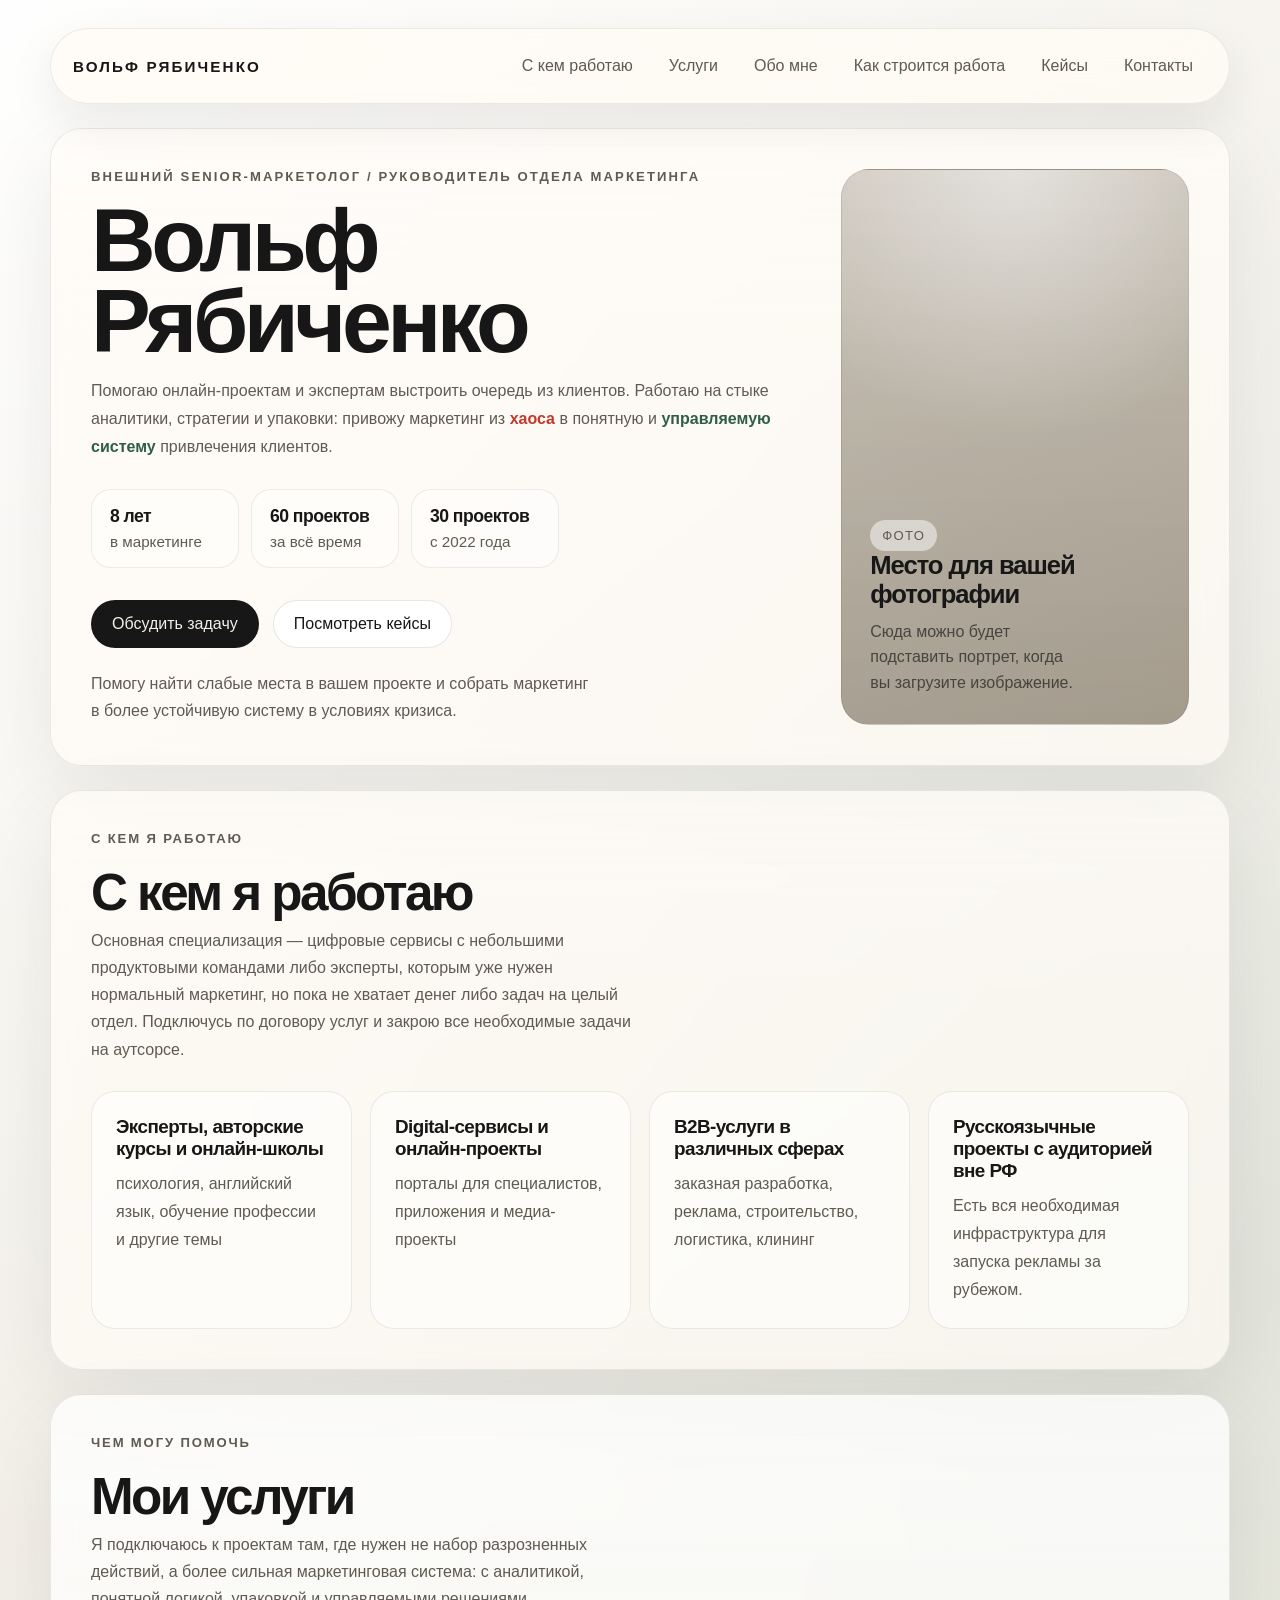
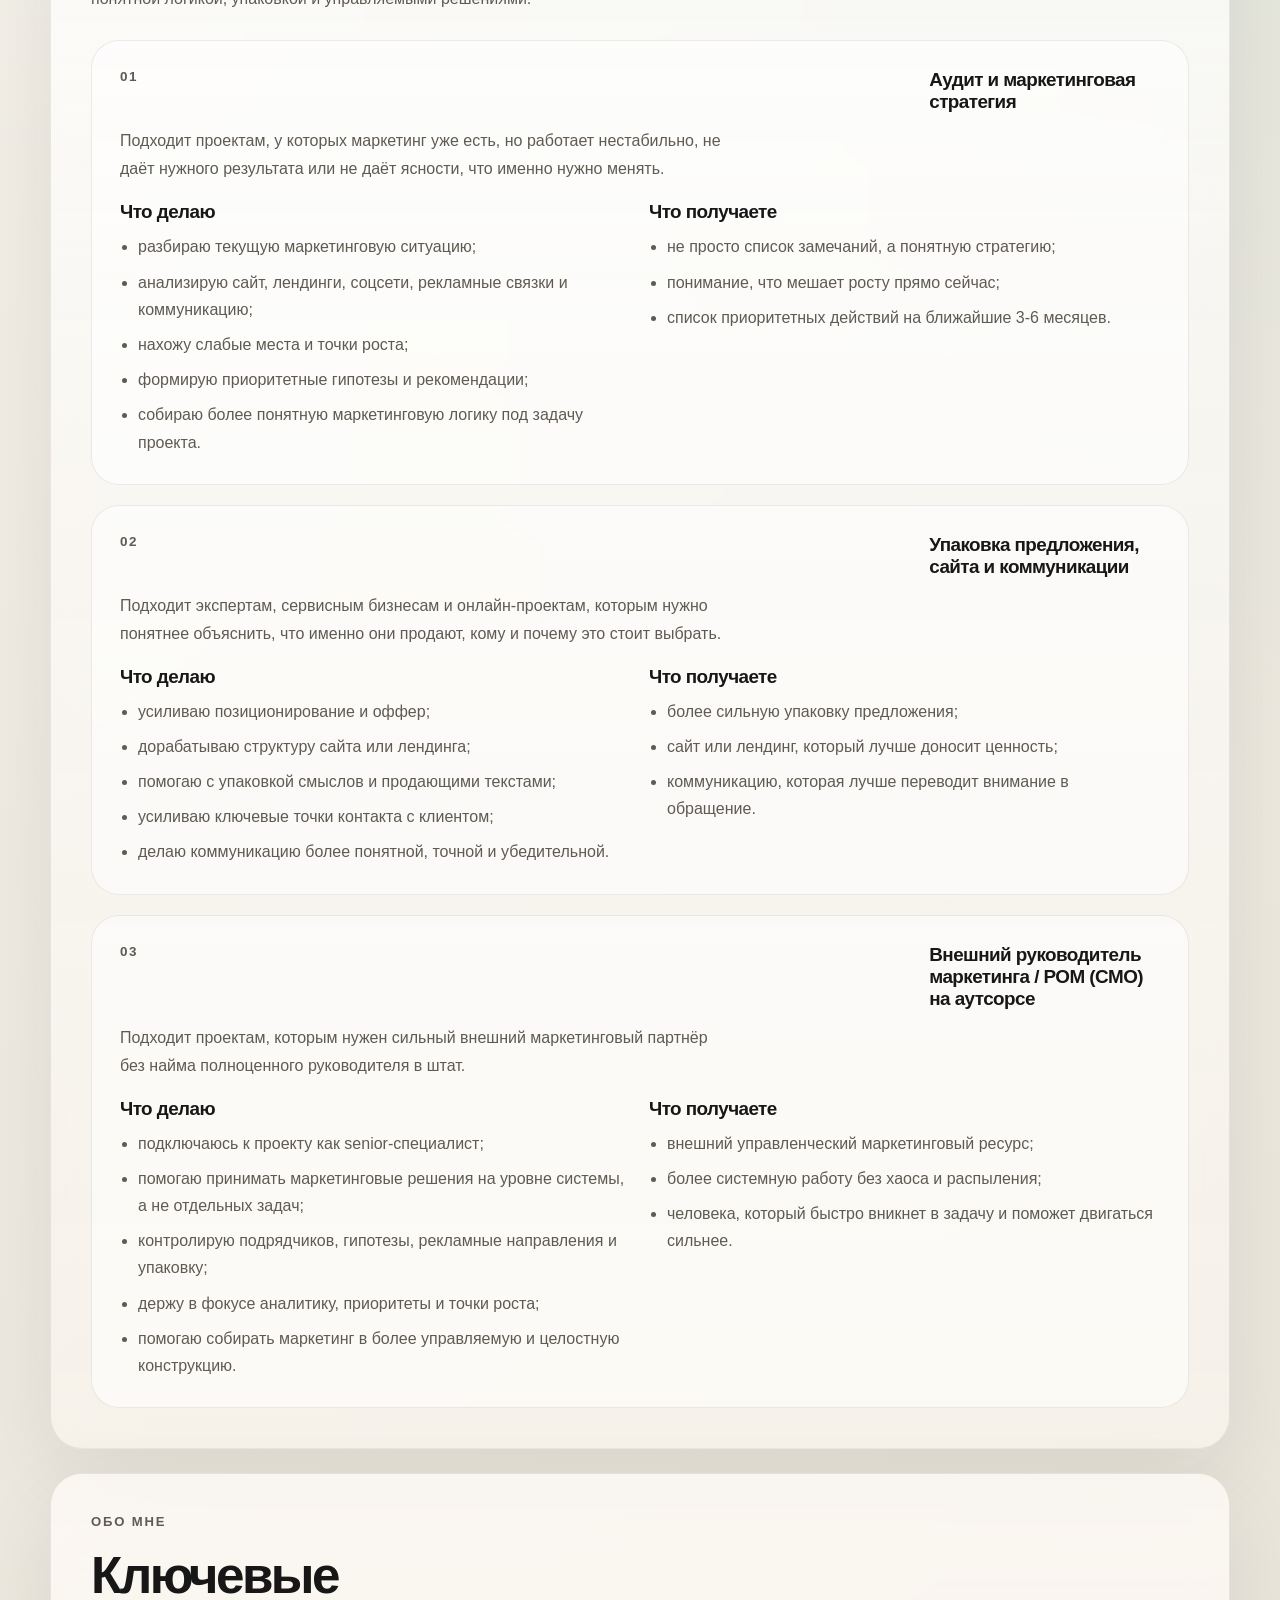
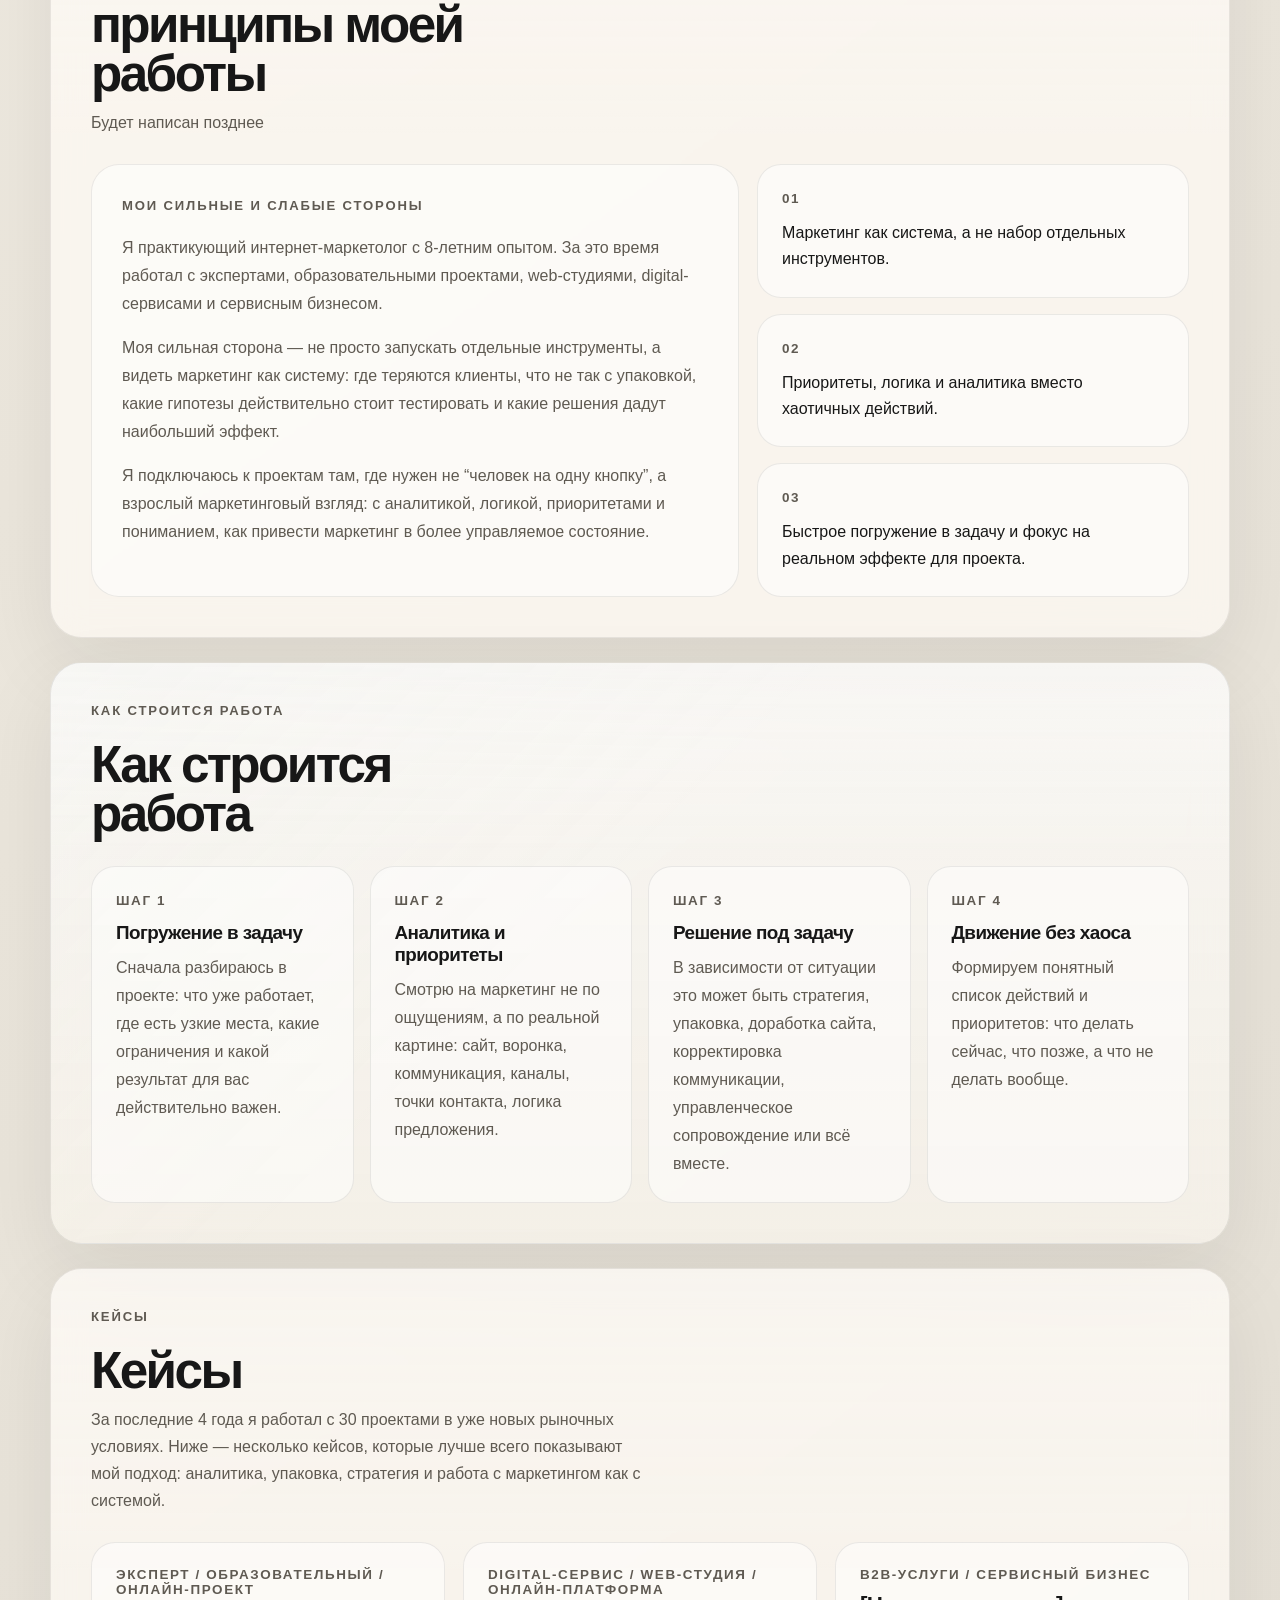
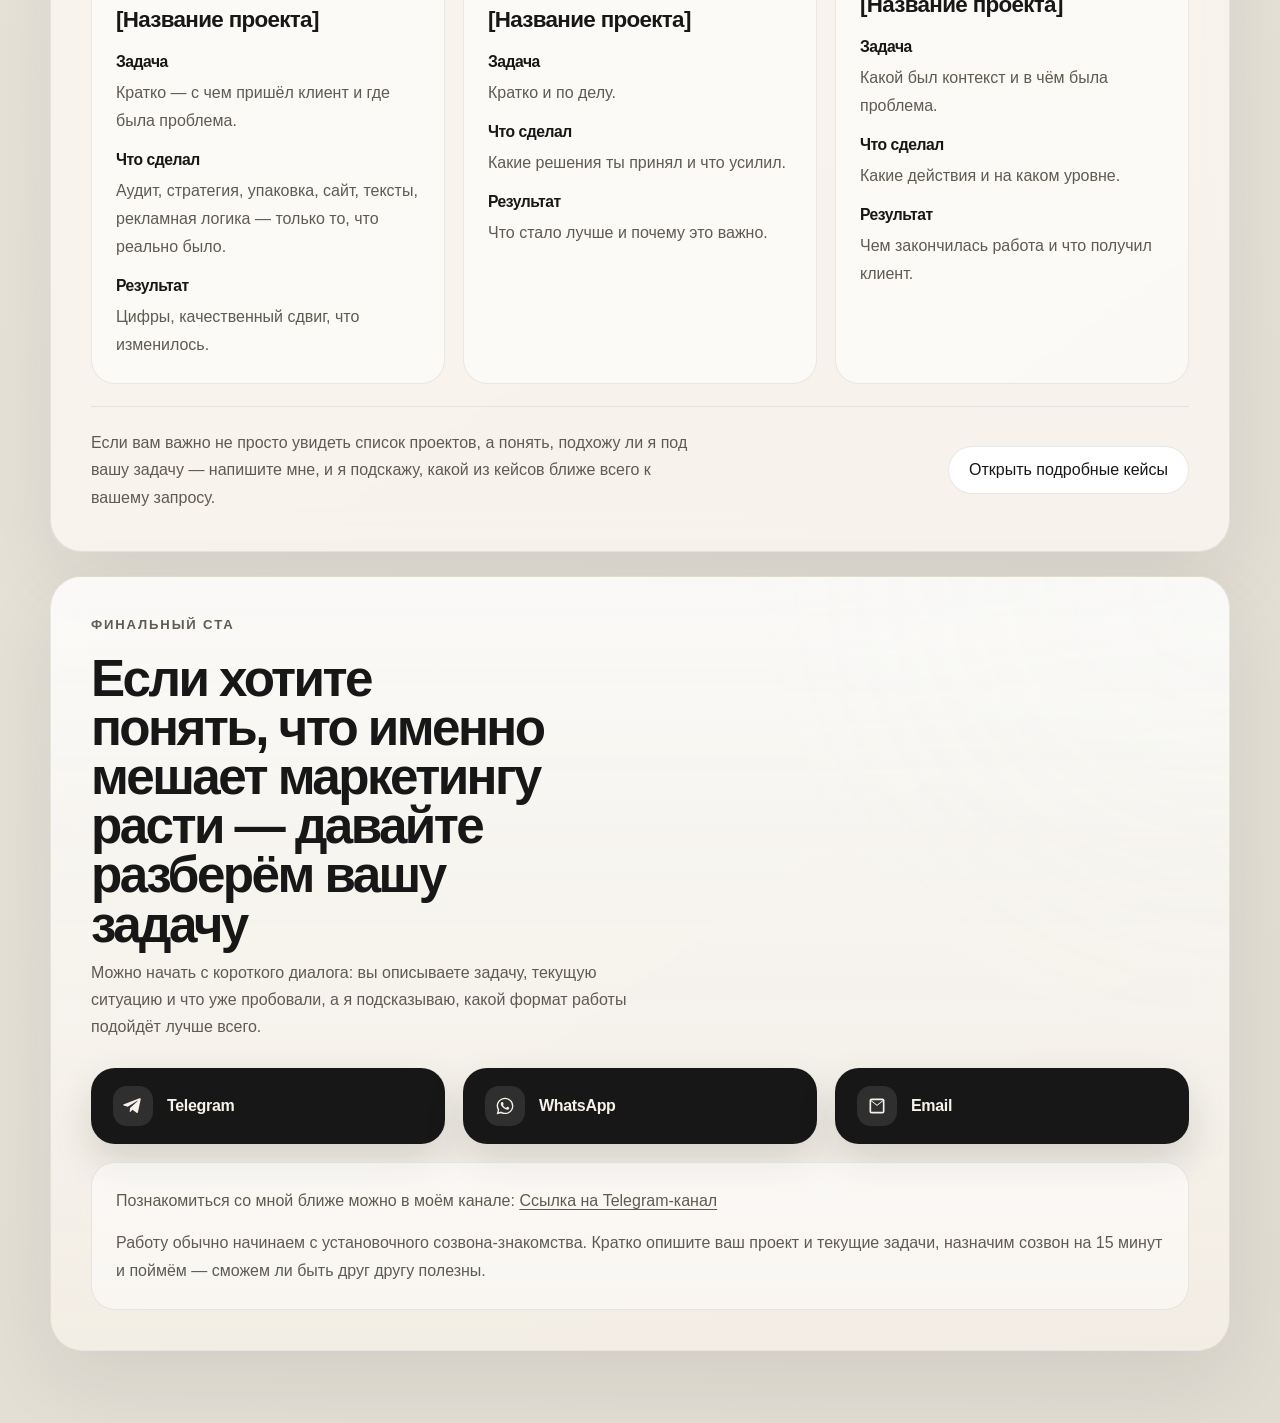
<file: index.html>
<!DOCTYPE html>
<html lang="ru">
<head>
  <meta charset="UTF-8">
  <meta name="viewport" content="width=device-width, initial-scale=1.0">
  <title>Вольф Рябиченко | Senior-маркетолог</title>
  <link rel="stylesheet" href="styles.css">
</head>
<body class="home-page">
  <div class="page-shell landing-shell">
    <header class="landing-header">
      <a class="landing-brand" href="#top" aria-label="На главную">Вольф Рябиченко</a>
      <nav class="landing-nav" aria-label="Навигация по разделам">
        <a href="#clients">С кем работаю</a>
        <a href="#services">Услуги</a>
        <a href="#about">Обо мне</a>
        <a href="#process">Как строится работа</a>
        <a href="#cases">Кейсы</a>
        <a href="#contacts">Контакты</a>
      </nav>
    </header>

    <main id="top">
      <section class="landing-hero" aria-labelledby="hero-title">
        <div class="hero-copy-block">
          <p class="landing-kicker">Внешний senior-маркетолог / руководитель отдела маркетинга</p>
          <h1 id="hero-title">Вольф Рябиченко</h1>
          <p class="hero-description">
          Помогаю онлайн-проектам и экспертам выстроить очередь из клиентов. Работаю на стыке аналитики, стратегии и упаковки: привожу маркетинг из <span class="text-accent-chaos">хаоса</span> в понятную и <span class="text-accent-system">управляемую систему</span> привлечения клиентов.
          </p>

          <div class="hero-meta">
            <div class="meta-chip">
              <span class="meta-chip-value">8 лет</span>
              <span class="meta-chip-label">в маркетинге</span>
            </div>
            <div class="meta-chip">
              <span class="meta-chip-value">60 проектов</span>
              <span class="meta-chip-label">за всё время</span>
            </div>
            <div class="meta-chip">
              <span class="meta-chip-value">30 проектов</span>
              <span class="meta-chip-label">с 2022 года</span>
            </div>
          </div>

          <div class="hero-actions">
            <a class="button button-primary" href="#contacts">Обсудить задачу</a>
            <a class="button" href="#cases">Посмотреть кейсы</a>
          </div>

          <p class="hero-note">
            Помогу найти слабые места в вашем проекте и собрать маркетинг в более устойчивую систему в условиях кризиса.
          </p>
        </div>

        <aside class="hero-portrait-card" aria-label="Место для фотографии">
          <div class="hero-portrait-placeholder">
            <span class="hero-portrait-tag">Фото</span>
            <strong>Место для вашей фотографии</strong>
            <p>Сюда можно будет подставить портрет, когда вы загрузите изображение.</p>
          </div>
        </aside>
      </section>

      <section class="landing-section" id="clients" aria-labelledby="clients-title">
        <div class="section-intro">
          <p class="eyebrow">С кем я работаю</p>
          <h2 id="clients-title">С кем я работаю</h2>
          <p class="section-text">
            Основная специализация — цифровые сервисы с небольшими продуктовыми командами либо эксперты, которым уже нужен нормальный маркетинг, но пока не хватает денег либо задач на целый отдел. Подключусь по договору услуг и закрою все необходимые задачи на аутсорсе.
          </p>
        </div>

        <div class="audience-grid">
          <article class="info-card">
            <h3>Эксперты, авторские курсы и онлайн-школы</h3>
            <p>психология, английский язык, обучение профессии и другие темы</p>
          </article>
          <article class="info-card">
            <h3>Digital-сервисы и онлайн-проекты</h3>
            <p>порталы для специалистов, приложения и медиа-проекты</p>
          </article>
          <article class="info-card">
            <h3>B2B-услуги в различных сферах</h3>
            <p>заказная разработка, реклама, строительство, логистика, клининг</p>
          </article>
          <article class="info-card">
            <h3>Русскоязычные проекты с аудиторией вне РФ</h3>
            <p>Есть вся необходимая инфраструктура для запуска рекламы за рубежом.</p>
          </article>
        </div>
      </section>

      <section class="landing-section landing-section-accent" id="services" aria-labelledby="services-title">
        <div class="section-intro">
          <p class="eyebrow">Чем могу помочь</p>
          <h2 id="services-title">Мои услуги</h2>
          <p class="section-text">
            Я подключаюсь к проектам там, где нужен не набор разрозненных действий, а более сильная маркетинговая система: с аналитикой, понятной логикой, упаковкой и управляемыми решениями.
          </p>
        </div>

        <div class="service-grid">
          <article class="service-card">
            <div class="service-card-head">
              <span class="service-index">01</span>
              <h3>Аудит и маркетинговая стратегия</h3>
            </div>
            <p class="service-lead">
              Подходит проектам, у которых маркетинг уже есть, но работает нестабильно, не даёт нужного результата или не даёт ясности, что именно нужно менять.
            </p>
            <div class="service-columns">
              <div>
                <h4>Что делаю</h4>
                <ul class="clean-list">
                  <li>разбираю текущую маркетинговую ситуацию;</li>
                  <li>анализирую сайт, лендинги, соцсети, рекламные связки и коммуникацию;</li>
                  <li>нахожу слабые места и точки роста;</li>
                  <li>формирую приоритетные гипотезы и рекомендации;</li>
                  <li>собираю более понятную маркетинговую логику под задачу проекта.</li>
                </ul>
              </div>
              <div>
                <h4>Что получаете</h4>
                <ul class="clean-list">
                  <li>не просто список замечаний, а понятную стратегию;</li>
                  <li>понимание, что мешает росту прямо сейчас;</li>
                  <li>список приоритетных действий на ближайшие 3-6 месяцев.</li>
                </ul>
              </div>
            </div>
          </article>

          <article class="service-card">
            <div class="service-card-head">
              <span class="service-index">02</span>
              <h3>Упаковка предложения, сайта и коммуникации</h3>
            </div>
            <p class="service-lead">
              Подходит экспертам, сервисным бизнесам и онлайн-проектам, которым нужно понятнее объяснить, что именно они продают, кому и почему это стоит выбрать.
            </p>
            <div class="service-columns">
              <div>
                <h4>Что делаю</h4>
                <ul class="clean-list">
                  <li>усиливаю позиционирование и оффер;</li>
                  <li>дорабатываю структуру сайта или лендинга;</li>
                  <li>помогаю с упаковкой смыслов и продающими текстами;</li>
                  <li>усиливаю ключевые точки контакта с клиентом;</li>
                  <li>делаю коммуникацию более понятной, точной и убедительной.</li>
                </ul>
              </div>
              <div>
                <h4>Что получаете</h4>
                <ul class="clean-list">
                  <li>более сильную упаковку предложения;</li>
                  <li>сайт или лендинг, который лучше доносит ценность;</li>
                  <li>коммуникацию, которая лучше переводит внимание в обращение.</li>
                </ul>
              </div>
            </div>
          </article>

          <article class="service-card">
            <div class="service-card-head">
              <span class="service-index">03</span>
              <h3>Внешний руководитель маркетинга / РОМ (CMO) на аутсорсе</h3>
            </div>
            <p class="service-lead">
              Подходит проектам, которым нужен сильный внешний маркетинговый партнёр без найма полноценного руководителя в штат.
            </p>
            <div class="service-columns">
              <div>
                <h4>Что делаю</h4>
                <ul class="clean-list">
                  <li>подключаюсь к проекту как senior-специалист;</li>
                  <li>помогаю принимать маркетинговые решения на уровне системы, а не отдельных задач;</li>
                  <li>контролирую подрядчиков, гипотезы, рекламные направления и упаковку;</li>
                  <li>держу в фокусе аналитику, приоритеты и точки роста;</li>
                  <li>помогаю собирать маркетинг в более управляемую и целостную конструкцию.</li>
                </ul>
              </div>
              <div>
                <h4>Что получаете</h4>
                <ul class="clean-list">
                  <li>внешний управленческий маркетинговый ресурс;</li>
                  <li>более системную работу без хаоса и распыления;</li>
                  <li>человека, который быстро вникнет в задачу и поможет двигаться сильнее.</li>
                </ul>
              </div>
            </div>
          </article>
        </div>
      </section>

      <section class="landing-section" id="about" aria-labelledby="about-title">
        <div class="section-intro">
          <p class="eyebrow">Обо мне</p>
          <h2 id="about-title">Ключевые принципы моей работы</h2>
          <p class="section-text">Будет написан позднее</p>
        </div>

        <div class="about-layout">
          <article class="about-card about-card-main">
            <p class="eyebrow">Мои сильные и слабые стороны</p>
            <p>
              Я практикующий интернет-маркетолог с 8-летним опытом. За это время работал с экспертами, образовательными проектами, web-студиями, digital-сервисами и сервисным бизнесом.
            </p>
            <p>
              Моя сильная сторона — не просто запускать отдельные инструменты, а видеть маркетинг как систему: где теряются клиенты, что не так с упаковкой, какие гипотезы действительно стоит тестировать и какие решения дадут наибольший эффект.
            </p>
            <p>
              Я подключаюсь к проектам там, где нужен не “человек на одну кнопку”, а взрослый маркетинговый взгляд: с аналитикой, логикой, приоритетами и пониманием, как привести маркетинг в более управляемое состояние.
            </p>
          </article>

          <div class="about-points">
            <article class="compact-card">
              <span class="compact-number">01</span>
              <p>Маркетинг как система, а не набор отдельных инструментов.</p>
            </article>
            <article class="compact-card">
              <span class="compact-number">02</span>
              <p>Приоритеты, логика и аналитика вместо хаотичных действий.</p>
            </article>
            <article class="compact-card">
              <span class="compact-number">03</span>
              <p>Быстрое погружение в задачу и фокус на реальном эффекте для проекта.</p>
            </article>
          </div>
        </div>
      </section>

      <section class="landing-section landing-section-process" id="process" aria-labelledby="process-title">
        <div class="section-intro">
          <p class="eyebrow">Как строится работа</p>
          <h2 id="process-title">Как строится работа</h2>
        </div>

        <div class="process-timeline">
          <article class="timeline-step">
            <span class="timeline-index">Шаг 1</span>
            <h3>Погружение в задачу</h3>
            <p>Сначала разбираюсь в проекте: что уже работает, где есть узкие места, какие ограничения и какой результат для вас действительно важен.</p>
          </article>
          <article class="timeline-step">
            <span class="timeline-index">Шаг 2</span>
            <h3>Аналитика и приоритеты</h3>
            <p>Смотрю на маркетинг не по ощущениям, а по реальной картине: сайт, воронка, коммуникация, каналы, точки контакта, логика предложения.</p>
          </article>
          <article class="timeline-step">
            <span class="timeline-index">Шаг 3</span>
            <h3>Решение под задачу</h3>
            <p>В зависимости от ситуации это может быть стратегия, упаковка, доработка сайта, корректировка коммуникации, управленческое сопровождение или всё вместе.</p>
          </article>
          <article class="timeline-step">
            <span class="timeline-index">Шаг 4</span>
            <h3>Движение без хаоса</h3>
            <p>Формируем понятный список действий и приоритетов: что делать сейчас, что позже, а что не делать вообще.</p>
          </article>
        </div>
      </section>

      <section class="landing-section" id="cases" aria-labelledby="cases-title">
        <div class="section-intro">
          <p class="eyebrow">Кейсы</p>
          <h2 id="cases-title">Кейсы</h2>
          <p class="section-text">
            За последние 4 года я работал с 30 проектами в уже новых рыночных условиях. Ниже — несколько кейсов, которые лучше всего показывают мой подход: аналитика, упаковка, стратегия и работа с маркетингом как с системой.
          </p>
        </div>

        <div class="cases-grid">
          <article class="case-preview-card">
            <div class="case-preview-head">
              <span class="case-type">эксперт / образовательный / онлайн-проект</span>
              <h3>[Название проекта]</h3>
            </div>
            <div class="case-preview-block">
              <h4>Задача</h4>
              <p>Кратко — с чем пришёл клиент и где была проблема.</p>
            </div>
            <div class="case-preview-block">
              <h4>Что сделал</h4>
              <p>Аудит, стратегия, упаковка, сайт, тексты, рекламная логика — только то, что реально было.</p>
            </div>
            <div class="case-preview-block">
              <h4>Результат</h4>
              <p>Цифры, качественный сдвиг, что изменилось.</p>
            </div>
          </article>

          <article class="case-preview-card">
            <div class="case-preview-head">
              <span class="case-type">digital-сервис / web-студия / онлайн-платформа</span>
              <h3>[Название проекта]</h3>
            </div>
            <div class="case-preview-block">
              <h4>Задача</h4>
              <p>Кратко и по делу.</p>
            </div>
            <div class="case-preview-block">
              <h4>Что сделал</h4>
              <p>Какие решения ты принял и что усилил.</p>
            </div>
            <div class="case-preview-block">
              <h4>Результат</h4>
              <p>Что стало лучше и почему это важно.</p>
            </div>
          </article>

          <article class="case-preview-card">
            <div class="case-preview-head">
              <span class="case-type">B2B-услуги / сервисный бизнес</span>
              <h3>[Название проекта]</h3>
            </div>
            <div class="case-preview-block">
              <h4>Задача</h4>
              <p>Какой был контекст и в чём была проблема.</p>
            </div>
            <div class="case-preview-block">
              <h4>Что сделал</h4>
              <p>Какие действия и на каком уровне.</p>
            </div>
            <div class="case-preview-block">
              <h4>Результат</h4>
              <p>Чем закончилась работа и что получил клиент.</p>
            </div>
          </article>
        </div>

        <div class="cases-footer">
          <p>
            Если вам важно не просто увидеть список проектов, а понять, подхожу ли я под вашу задачу — напишите мне, и я подскажу, какой из кейсов ближе всего к вашему запросу.
          </p>
          <a class="button" href="cases.html">Открыть подробные кейсы</a>
        </div>
      </section>

      <section class="landing-section landing-contacts" id="contacts" aria-labelledby="contacts-title">
        <div class="section-intro">
          <p class="eyebrow">Финальный CTA</p>
          <h2 id="contacts-title">Если хотите понять, что именно мешает маркетингу расти — давайте разберём вашу задачу</h2>
          <p class="section-text">
            Можно начать с короткого диалога: вы описываете задачу, текущую ситуацию и что уже пробовали, а я подсказываю, какой формат работы подойдёт лучше всего.
          </p>
        </div>

        <div class="contact-actions" aria-label="Кнопки связи">
          <a class="contact-cta" href="https://t.me/Volfgang_pro" target="_blank" rel="noopener noreferrer" aria-label="Написать в Telegram">
            <span class="contact-cta-icon" aria-hidden="true">
              <svg viewBox="0 0 24 24">
                <path d="M21.2 4.2 18 19.28c-.24 1.06-.87 1.32-1.76.82l-4.86-3.58-2.34 2.26c-.26.26-.48.48-.98.48l.35-4.95L17.42 6.2c.39-.35-.08-.54-.61-.18L5.69 13.03.9 11.53c-1.04-.33-1.06-1.04.22-1.54L19.85 2.8c.86-.32 1.61.2 1.35 1.4Z"/>
              </svg>
            </span>
            <span>Telegram</span>
          </a>
          <a class="contact-cta" href="https://wa.me/message/RYBXEU4D4BYJB1" target="_blank" rel="noopener noreferrer" aria-label="Написать в WhatsApp">
            <span class="contact-cta-icon" aria-hidden="true">
              <svg viewBox="0 0 24 24">
                <path d="M12.04 2C6.5 2 2 6.4 2 11.84c0 1.74.46 3.45 1.33 4.96L2 22l5.37-1.41a10.11 10.11 0 0 0 4.67 1.13h.01C17.58 21.72 22 17.32 22 11.88 22 6.4 17.58 2 12.04 2Zm0 17.97h-.01a8.34 8.34 0 0 1-4.24-1.16l-.31-.18-3.18.84.85-3.1-.2-.31A8.3 8.3 0 0 1 3.68 11.84c0-4.61 3.76-8.35 8.37-8.35a8.3 8.3 0 0 1 5.91 2.45 8.25 8.25 0 0 1 2.45 5.93c0 4.6-3.75 8.34-8.36 8.34Zm4.58-6.23c-.25-.13-1.48-.73-1.71-.81-.22-.08-.39-.13-.56.13-.16.25-.64.8-.79.97-.14.17-.29.18-.54.07-.25-.13-1.06-.39-2.02-1.25-.75-.67-1.25-1.49-1.4-1.74-.14-.25-.01-.38.11-.5.11-.11.25-.29.38-.43.12-.15.16-.25.25-.42.08-.17.04-.31-.02-.43-.06-.12-.56-1.34-.76-1.84-.2-.48-.41-.42-.56-.42h-.48c-.17 0-.43.07-.67.31-.23.25-.87.85-.87 2.07s.89 2.41 1.02 2.57c.12.17 1.75 2.65 4.24 3.72.59.25 1.05.42 1.42.53.59.19 1.12.17 1.54.1.48-.08 1.48-.59 1.69-1.17.21-.58.21-1.08.14-1.18-.06-.11-.22-.17-.48-.3Z"/>
              </svg>
            </span>
            <span>WhatsApp</span>
          </a>
          <a class="contact-cta" href="mailto:hello@example.com" aria-label="Написать на Email">
            <span class="contact-cta-icon" aria-hidden="true">
              <svg viewBox="0 0 24 24">
                <path d="M3 5.5A2.5 2.5 0 0 1 5.5 3h13A2.5 2.5 0 0 1 21 5.5v13a2.5 2.5 0 0 1-2.5 2.5h-13A2.5 2.5 0 0 1 3 18.5v-13Zm2.08-.5 6.92 5.54L18.92 5h-13.84Zm13.92 1.28-6.37 5.1a1 1 0 0 1-1.25 0L5 6.28V18.5c0 .28.22.5.5.5h13a.5.5 0 0 0 .5-.5V6.28Z"/>
              </svg>
            </span>
            <span>Email</span>
          </a>
        </div>

        <div class="contact-panel">
          <p class="contact-panel-text">
            Познакомиться со мной ближе можно в моём канале:
            <a class="inline-link" href="https://t.me/Volfgang_pro" target="_blank" rel="noopener noreferrer">Ссылка на Telegram-канал</a>
          </p>
          <p class="contact-panel-note">
            Работу обычно начинаем с установочного созвона-знакомства. Кратко опишите ваш проект и текущие задачи, назначим созвон на 15 минут и поймём — сможем ли быть друг другу полезны.
          </p>
        </div>
      </section>
    </main>
  </div>
</body>
</html>
</file>
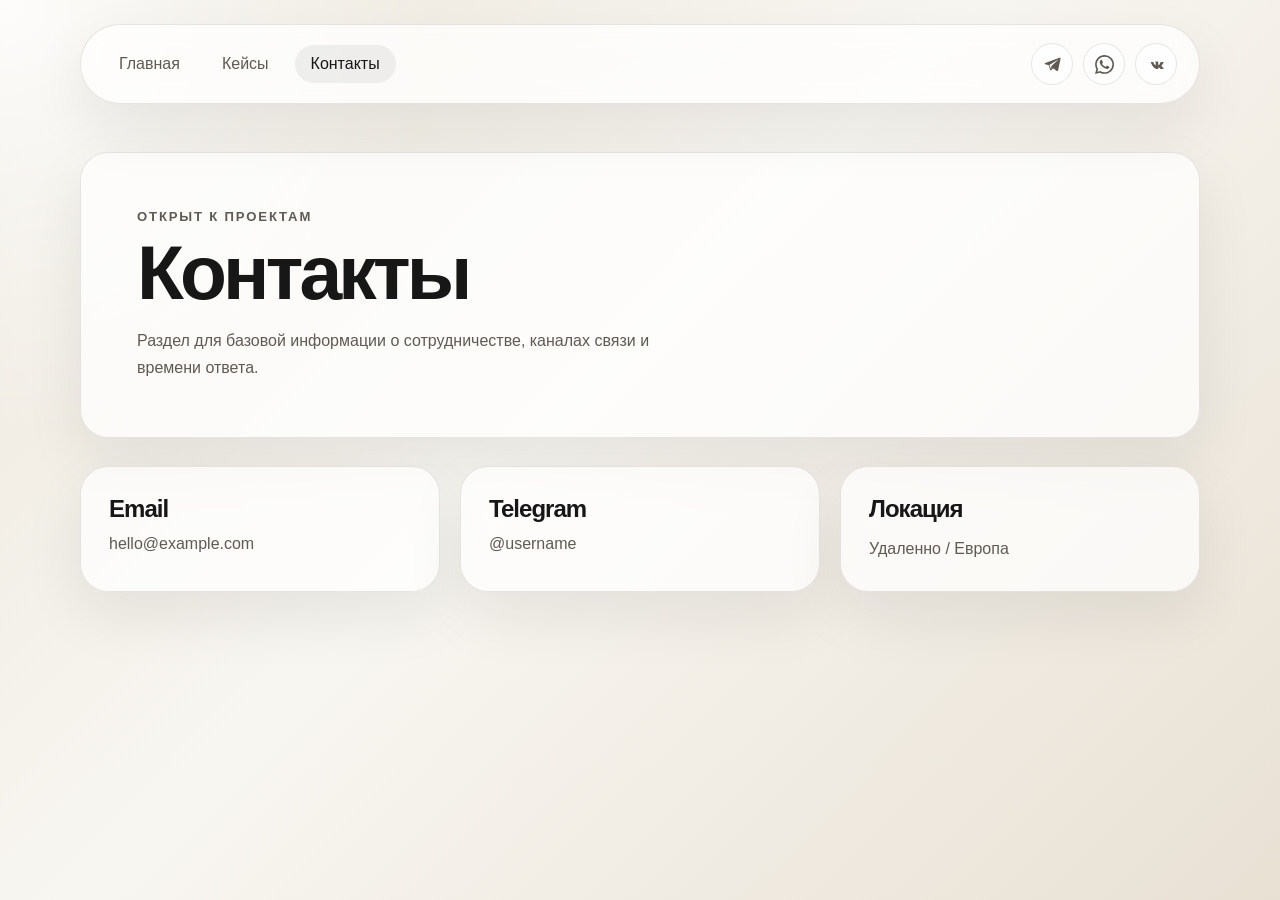
<file: contacts.html>
<!DOCTYPE html>
<html lang="ru">
<head>
  <meta charset="UTF-8">
  <meta name="viewport" content="width=device-width, initial-scale=1.0">
  <title>Портфолио | Контакты</title>
  <link rel="stylesheet" href="styles.css">
</head>
<body>
  <div class="page-shell">
    <header class="site-header">
      <nav class="site-nav" aria-label="Основная навигация">
        <a href="index.html">Главная</a>
        <a href="cases.html">Кейсы</a>
        <a class="is-active" href="contacts.html">Контакты</a>
      </nav>
      <div class="social-nav" aria-label="Ссылки на мессенджеры и соцсети">
        <a class="social-link" href="https://t.me/Volfgang_pro" target="_blank" rel="noopener noreferrer" aria-label="Telegram">
          <svg viewBox="0 0 24 24" aria-hidden="true">
            <path d="M20.67 3.33 2.96 10.16c-1.21.49-1.2 1.17-.22 1.47l4.54 1.42 1.75 5.46c.21.58.11.81.71.81.46 0 .66-.21.92-.46l2.2-2.14 4.57 3.37c.84.46 1.44.22 1.65-.78l3.01-14.2c.31-1.23-.47-1.79-1.42-1.36Zm-12.67 9.4 10.37-6.55c.52-.31 1-.14.61.21l-8.39 7.58-.33 3.63-2.26-4.87Z"/>
          </svg>
        </a>
        <a class="social-link" href="https://wa.me/message/RYBXEU4D4BYJB1" target="_blank" rel="noopener noreferrer" aria-label="WhatsApp">
          <svg viewBox="0 0 24 24" aria-hidden="true">
            <path d="M20.52 3.48A11.86 11.86 0 0 0 12.07 0C5.5 0 .15 5.35.15 11.92c0 2.1.55 4.16 1.59 5.97L0 24l6.27-1.65a11.88 11.88 0 0 0 5.8 1.48h.01c6.57 0 11.92-5.35 11.92-11.92 0-3.18-1.24-6.16-3.48-8.43ZM12.08 21.8h-.01a9.84 9.84 0 0 1-5.02-1.38l-.36-.21-3.72.98 1-3.63-.24-.37a9.83 9.83 0 0 1-1.51-5.27c0-5.43 4.42-9.85 9.86-9.85 2.63 0 5.1 1.03 6.96 2.89a9.79 9.79 0 0 1 2.89 6.97c0 5.43-4.42 9.85-9.85 9.85Zm5.4-7.38c-.3-.15-1.77-.87-2.04-.97-.27-.1-.47-.15-.67.15s-.77.96-.95 1.16c-.17.2-.35.22-.65.08-.3-.15-1.27-.47-2.42-1.5-.9-.8-1.5-1.8-1.67-2.1-.18-.3-.02-.46.13-.61.13-.13.3-.35.45-.52.15-.18.2-.3.3-.5.1-.2.05-.37-.02-.52-.08-.15-.67-1.62-.92-2.22-.24-.58-.49-.5-.67-.51h-.57c-.2 0-.52.08-.8.37-.27.3-1.04 1.02-1.04 2.5 0 1.47 1.07 2.9 1.22 3.1.15.2 2.1 3.2 5.1 4.49.71.31 1.27.5 1.7.64.71.23 1.35.2 1.86.12.57-.09 1.77-.72 2.02-1.41.25-.7.25-1.3.17-1.42-.07-.13-.27-.2-.57-.35Z"/>
          </svg>
        </a>
        <a class="social-link social-link-vk" href="https://vk.ru/volfgang_pro" target="_blank" rel="noopener noreferrer" aria-label="VK">
          <svg viewBox="0 0 24 24" aria-hidden="true">
            <path d="M12.79 17.56h1.03s.31-.03.47-.17c.15-.13.14-.37.14-.37s-.02-1.13.5-1.29c.52-.17 1.19 1.09 1.89 1.57.53.36.93.28.93.28l1.86-.03s.97-.06.51-.82c-.04-.06-.27-.58-1.4-1.63-1.18-1.09-1.02-.92.4-2.81.87-1.15 1.22-1.85 1.11-2.15-.1-.29-.7-.21-.7-.21l-2.09.01s-.15-.02-.26.04c-.11.06-.18.2-.18.2s-.33.87-.77 1.61c-.93 1.56-1.3 1.64-1.46 1.54-.37-.24-.27-.96-.27-1.47 0-1.59.24-2.25-.47-2.42-.24-.06-.42-.1-1.03-.11-.78-.01-1.44 0-1.81.18-.24.12-.43.38-.32.4.14.02.47.09.64.33.22.31.21 1 .21 1s.12 1.87-.28 2.1c-.27.16-.65-.16-1.46-1.57-.42-.73-.74-1.54-.74-1.54s-.06-.13-.17-.2a.94.94 0 0 0-.32-.11l-1.98.01s-.3.01-.41.14c-.1.12-.01.38-.01.38s1.55 3.63 3.31 5.46c1.62 1.68 3.46 1.57 3.46 1.57Z"/>
          </svg>
        </a>
      </div>
    </header>

    <main>
      <section class="page-intro">
        <p class="eyebrow">Открыт к проектам</p>
        <h1>Контакты</h1>
        <p>
          Раздел для базовой информации о сотрудничестве, каналах связи и времени ответа.
        </p>
      </section>

      <section class="contacts-layout">
        <article class="contact-card">
          <h2>Email</h2>
          <a href="mailto:hello@example.com">hello@example.com</a>
        </article>
        <article class="contact-card">
          <h2>Telegram</h2>
          <a href="https://t.me/username">@username</a>
        </article>
        <article class="contact-card">
          <h2>Локация</h2>
          <p>Удаленно / Европа</p>
        </article>
      </section>
    </main>
  </div>
</body>
</html>
</file>
<file: styles.css>
:root {
  --bg: #f4f1ea;
  --surface: rgba(255, 255, 255, 0.72);
  --surface-strong: #ffffff;
  --text: #171717;
  --muted: #5f5a52;
  --line: rgba(23, 23, 23, 0.1);
  --accent: #171717;
  --shadow: 0 24px 60px rgba(23, 23, 23, 0.08);
  --radius: 28px;
}

* {
  box-sizing: border-box;
}

html {
  scroll-behavior: smooth;
}

body {
  margin: 0;
  min-height: 100vh;
  font-family: "Avenir Next", "Segoe UI", sans-serif;
  color: var(--text);
  background:
    radial-gradient(circle at top left, rgba(255, 255, 255, 0.9), transparent 28%),
    linear-gradient(135deg, #ece7dc 0%, #f8f6f1 45%, #e8e0d3 100%);
}

a {
  color: inherit;
  text-decoration: none;
}

.page-shell {
  width: min(1120px, calc(100% - 32px));
  margin: 0 auto;
  padding: 24px 0 56px;
}

.site-header {
  display: flex;
  align-items: center;
  justify-content: space-between;
  gap: 24px;
  padding: 18px 22px;
  margin-bottom: 48px;
  background: var(--surface);
  border: 1px solid var(--line);
  border-radius: 999px;
  backdrop-filter: blur(14px);
  box-shadow: var(--shadow);
}

.brand {
  font-size: 1.1rem;
  font-weight: 800;
  letter-spacing: 0.08em;
  text-transform: uppercase;
}

.site-nav {
  display: flex;
  flex-wrap: wrap;
  gap: 10px;
}

.site-nav a {
  padding: 10px 16px;
  color: var(--muted);
  border-radius: 999px;
  transition: background-color 0.2s ease, color 0.2s ease;
}

.site-nav a:hover,
.site-nav a.is-active {
  color: var(--accent);
  background: rgba(23, 23, 23, 0.06);
}

.social-nav {
  display: flex;
  align-items: center;
  gap: 10px;
}

.social-link {
  display: inline-flex;
  align-items: center;
  justify-content: center;
  width: 42px;
  height: 42px;
  color: var(--muted);
  background: rgba(255, 255, 255, 0.68);
  border: 1px solid var(--line);
  border-radius: 999px;
  transition: transform 0.2s ease, background-color 0.2s ease, color 0.2s ease;
}

.social-link:hover {
  color: var(--accent);
  background: rgba(23, 23, 23, 0.06);
  transform: translateY(-1px);
}

.social-link svg {
  width: 19px;
  height: 19px;
  fill: currentColor;
}

.social-link-vk svg {
  width: 22px;
  height: 22px;
}

.hero,
.page-intro {
  padding: 56px;
  margin-bottom: 28px;
  background: var(--surface);
  border: 1px solid var(--line);
  border-radius: var(--radius);
  box-shadow: var(--shadow);
}

.hero-layout {
  display: grid;
  grid-template-columns: minmax(0, 1.5fr) 300px;
  gap: 32px;
  align-items: center;
}

.hero-copy {
  min-width: 0;
}

.hero-photo-card {
  margin: 0;
  padding: 14px;
  background: rgba(255, 255, 255, 0.48);
  border: 1px solid var(--line);
  border-radius: calc(var(--radius) - 6px);
}

.hero-photo {
  display: block;
  width: 100%;
  aspect-ratio: 4 / 5;
  object-fit: cover;
  border-radius: 24px;
}

.eyebrow {
  margin: 0 0 12px;
  color: var(--muted);
  font-size: 0.82rem;
  font-weight: 700;
  letter-spacing: 0.14em;
  text-transform: uppercase;
}

h1,
h2,
h3,
h4,
p {
  margin-top: 0;
}

h1 {
  max-width: 12ch;
  margin-bottom: 18px;
  font-size: clamp(2.5rem, 6vw, 5.4rem);
  line-height: 0.95;
  letter-spacing: -0.05em;
}

.hero-text,
.page-intro p:last-child,
.card p,
.case-card p,
.contact-card p {
  max-width: 62ch;
  margin-bottom: 0;
  color: var(--muted);
  font-size: 1rem;
  line-height: 1.7;
}

.hero-actions {
  display: flex;
  flex-wrap: wrap;
  gap: 14px;
  margin-top: 32px;
}

.button {
  display: inline-flex;
  align-items: center;
  justify-content: center;
  min-height: 48px;
  padding: 0 20px;
  border: 1px solid var(--line);
  border-radius: 999px;
  background: var(--surface-strong);
}

.button-primary {
  color: #f5f1e8;
  background: var(--accent);
}

.section-grid,
.contacts-layout {
  display: grid;
  grid-template-columns: repeat(3, minmax(0, 1fr));
  gap: 20px;
}

.card,
.contact-card,
.case-card {
  padding: 28px;
  background: var(--surface);
  border: 1px solid var(--line);
  border-radius: var(--radius);
  box-shadow: var(--shadow);
}

.card-index {
  margin-bottom: 24px;
  color: var(--muted);
  font-size: 0.9rem;
  letter-spacing: 0.1em;
}

.card h2,
.case-card h2,
.contact-card h2 {
  margin-bottom: 12px;
  font-size: 1.5rem;
  letter-spacing: -0.04em;
}

.content-section {
  padding: 40px;
  margin-top: 28px;
  background: var(--surface);
  border: 1px solid var(--line);
  border-radius: var(--radius);
  box-shadow: var(--shadow);
}

.content-section-accent {
  background: linear-gradient(180deg, rgba(255, 255, 255, 0.84), rgba(255, 255, 255, 0.62));
}

.section-heading {
  display: grid;
  gap: 10px;
  margin-bottom: 28px;
}

.section-heading h2 {
  max-width: 16ch;
  margin-bottom: 0;
  font-size: clamp(2rem, 4vw, 3.2rem);
  line-height: 0.98;
  letter-spacing: -0.05em;
}

.section-text {
  max-width: 62ch;
  margin-bottom: 0;
  color: var(--muted);
  line-height: 1.7;
}

.highlight-grid,
.expertise-grid {
  display: grid;
  grid-template-columns: repeat(3, minmax(0, 1fr));
  gap: 18px;
}

.highlight-card,
.expertise-card,
.process-item {
  padding: 24px;
  background: rgba(255, 255, 255, 0.5);
  border: 1px solid var(--line);
  border-radius: 24px;
}

.highlight-number {
  display: inline-flex;
  margin-bottom: 18px;
  color: var(--muted);
  font-size: 0.9rem;
  letter-spacing: 0.12em;
}

.highlight-card h3,
.expertise-card h3 {
  margin-bottom: 10px;
  font-size: 1.25rem;
  letter-spacing: -0.03em;
}

.highlight-card p,
.expertise-card p,
.process-item p {
  margin-bottom: 0;
  color: var(--muted);
  line-height: 1.7;
}

.split-section {
  display: grid;
  grid-template-columns: minmax(0, 0.95fr) minmax(0, 1.05fr);
  gap: 24px;
  align-items: start;
}

.process-list {
  display: grid;
  gap: 16px;
}

.process-item span {
  display: inline-block;
  margin-bottom: 12px;
  font-weight: 700;
  letter-spacing: -0.02em;
}

.expertise-grid {
  grid-template-columns: repeat(2, minmax(0, 1fr));
}

.final-cta {
  display: grid;
  gap: 8px;
}

.cases-list {
  display: grid;
  gap: 20px;
}

.case-card {
  padding: 34px;
}

.cases-overview {
  display: grid;
  grid-template-columns: repeat(3, minmax(0, 1fr));
  gap: 20px;
  margin-bottom: 20px;
}

.overview-card {
  padding: 24px 26px;
  background: rgba(255, 255, 255, 0.56);
  border: 1px solid var(--line);
  border-radius: 24px;
  box-shadow: var(--shadow);
}

.overview-card p {
  margin-bottom: 0;
  color: var(--muted);
  line-height: 1.6;
}

.overview-number {
  display: block;
  margin-bottom: 12px;
  font-size: 1.4rem;
  font-weight: 800;
  letter-spacing: -0.04em;
}

.case-card-detailed {
  display: grid;
  gap: 24px;
}

.case-media-grid {
  display: grid;
  gap: 16px;
  align-items: start;
}

.case-media-grid-double {
  grid-template-columns: repeat(2, minmax(0, 1fr));
}

.case-media-card {
  margin: 0;
  overflow: hidden;
  background: rgba(255, 255, 255, 0.58);
  border: 1px solid var(--line);
  border-radius: 24px;
  box-shadow: var(--shadow);
  justify-self: start;
}

.case-media-trigger {
  display: block;
  width: 100%;
  padding: 0;
  border: 0;
  background: transparent;
  cursor: zoom-in;
}

.case-media-card-wide {
  max-width: 760px;
}

.case-media-image {
  display: block;
  width: 100%;
  height: 280px;
  object-fit: cover;
  object-position: center;
}

.case-media-grid-double .case-media-image {
  height: 240px;
}

.lightbox-open {
  overflow: hidden;
}

.lightbox {
  position: fixed;
  inset: 0;
  z-index: 1000;
  display: grid;
  place-items: center;
  padding: 24px;
  background: rgba(23, 23, 23, 0.72);
  backdrop-filter: blur(6px);
}

.lightbox[hidden] {
  display: none;
}

.lightbox-dialog {
  position: relative;
  max-width: min(92vw, 1080px);
  max-height: 88vh;
  padding: 10px;
  background: rgba(255, 255, 255, 0.12);
  border: 1px solid rgba(255, 255, 255, 0.18);
  border-radius: 28px;
  box-shadow: 0 30px 80px rgba(0, 0, 0, 0.28);
}

.lightbox-close {
  position: absolute;
  top: 12px;
  right: 12px;
  width: 40px;
  height: 40px;
  border: 0;
  border-radius: 999px;
  background: rgba(23, 23, 23, 0.72);
  color: #ffffff;
  font-size: 1.5rem;
  line-height: 1;
  cursor: pointer;
}

.lightbox-image {
  display: block;
  max-width: 100%;
  max-height: calc(88vh - 20px);
  border-radius: 20px;
}

.case-lead {
  max-width: 70ch;
  margin-bottom: 0;
  color: var(--text);
  font-size: 1.08rem;
  line-height: 1.7;
}

.case-stats {
  display: grid;
  grid-template-columns: repeat(4, minmax(0, 1fr));
  gap: 14px;
}

.case-stat {
  padding: 18px;
  background: rgba(255, 255, 255, 0.54);
  border: 1px solid var(--line);
  border-radius: 20px;
}

.case-stat strong {
  display: block;
  margin-bottom: 8px;
  font-size: 1.4rem;
  letter-spacing: -0.04em;
}

.case-stat span {
  color: var(--muted);
  line-height: 1.5;
}

.case-detail-grid {
  display: grid;
  grid-template-columns: repeat(3, minmax(0, 1fr));
  gap: 16px;
}

.case-detail {
  padding: 22px;
  background: rgba(255, 255, 255, 0.42);
  border: 1px solid var(--line);
  border-radius: 22px;
}

.case-detail h3 {
  margin-bottom: 12px;
  font-size: 1.05rem;
  letter-spacing: -0.03em;
}

.case-detail p {
  margin-bottom: 0;
  color: var(--muted);
  line-height: 1.7;
}

.case-points {
  margin: 0;
  padding-left: 18px;
  color: var(--muted);
}

.case-points li + li {
  margin-top: 10px;
}

.inline-link {
  text-decoration: underline;
  text-underline-offset: 0.18em;
}

.case-meta {
  display: flex;
  justify-content: space-between;
  gap: 16px;
  margin-bottom: 48px;
  color: var(--muted);
  font-size: 0.92rem;
}

.contact-card a {
  color: var(--muted);
}

.contact-card a:hover {
  color: var(--accent);
}

@media (max-width: 800px) {
  .site-header {
    flex-direction: column;
    align-items: flex-start;
    border-radius: 28px;
  }

  .social-nav {
    width: 100%;
  }

  .hero,
  .page-intro,
  .content-section {
    padding: 36px 24px;
  }

  .hero-layout {
    grid-template-columns: 1fr;
  }

  .hero-photo-card {
    max-width: 320px;
  }

  .split-section,
  .highlight-grid,
  .expertise-grid,
  .cases-overview,
  .case-detail-grid,
  .case-stats,
  .case-media-grid-double {
    grid-template-columns: 1fr;
  }

  .case-media-card,
  .case-media-card-wide {
    max-width: 100%;
  }

  .case-media-image,
  .case-media-grid-double .case-media-image {
    height: 220px;
  }

  .section-grid,
  .contacts-layout {
    grid-template-columns: 1fr;
  }
}

@media (max-width: 540px) {
  .page-shell {
    width: min(100% - 20px, 1120px);
  }

  .site-nav {
    width: 100%;
  }

  .site-nav a {
    flex: 1 1 auto;
    text-align: center;
  }

  .case-meta {
    flex-direction: column;
    margin-bottom: 24px;
  }
}

body.home-page {
  background:
    radial-gradient(circle at top left, rgba(255, 255, 255, 0.95), transparent 28%),
    radial-gradient(circle at right 10% top 20%, rgba(208, 220, 210, 0.42), transparent 24%),
    linear-gradient(145deg, #f6f3ec 0%, #ebe6dc 52%, #e1dcd2 100%);
}

.landing-shell {
  width: min(1180px, calc(100% - 32px));
  padding-top: 28px;
  padding-bottom: 72px;
}

.landing-header {
  position: sticky;
  top: 18px;
  z-index: 20;
  display: flex;
  align-items: center;
  justify-content: space-between;
  gap: 20px;
  padding: 18px 22px;
  margin-bottom: 24px;
  background: rgba(255, 251, 245, 0.76);
  border: 1px solid rgba(23, 23, 23, 0.08);
  border-radius: 999px;
  backdrop-filter: blur(18px);
  box-shadow: 0 18px 48px rgba(23, 23, 23, 0.08);
}

.landing-brand {
  font-size: 0.95rem;
  font-weight: 800;
  letter-spacing: 0.14em;
  text-transform: uppercase;
}

.landing-nav {
  display: flex;
  flex-wrap: wrap;
  justify-content: flex-end;
  gap: 8px;
}

.landing-nav a {
  padding: 10px 14px;
  color: var(--muted);
  border-radius: 999px;
  transition: background-color 0.2s ease, color 0.2s ease;
}

.landing-nav a:hover {
  color: var(--accent);
  background: rgba(23, 23, 23, 0.06);
}

.landing-hero,
.landing-section {
  position: relative;
  overflow: hidden;
  padding: 40px;
  margin-top: 24px;
  background: rgba(255, 251, 245, 0.7);
  border: 1px solid rgba(23, 23, 23, 0.08);
  border-radius: 32px;
  box-shadow: 0 28px 80px rgba(23, 23, 23, 0.08);
  backdrop-filter: blur(16px);
}

.landing-hero::before,
.landing-section::before {
  content: "";
  position: absolute;
  inset: 0;
  background: linear-gradient(180deg, rgba(255, 255, 255, 0.22), transparent 35%);
  pointer-events: none;
}

.landing-hero {
  display: grid;
  grid-template-columns: minmax(0, 1.35fr) minmax(280px, 0.65fr);
  gap: 28px;
  align-items: stretch;
}

.hero-copy-block,
.section-intro,
.about-card,
.timeline-step,
.case-preview-card,
.contact-panel,
.hero-portrait-card,
.compact-card,
.info-card,
.service-card {
  position: relative;
  z-index: 1;
}

.landing-kicker {
  margin-bottom: 16px;
  color: var(--muted);
  font-size: 0.82rem;
  font-weight: 700;
  letter-spacing: 0.16em;
  text-transform: uppercase;
}

.home-page h1 {
  max-width: 10ch;
  margin-bottom: 16px;
  font-size: clamp(3.2rem, 7vw, 6.6rem);
  line-height: 0.9;
}

.hero-subtitle {
  max-width: 18ch;
  margin-bottom: 18px;
  font-size: clamp(1.2rem, 2.4vw, 1.9rem);
  line-height: 1.15;
  letter-spacing: -0.04em;
}

.hero-description,
.about-card p,
.timeline-step p,
.info-card p,
.service-lead,
.case-preview-block p,
.contact-panel-text,
.contact-panel-note {
  margin-bottom: 0;
  color: var(--muted);
  line-height: 1.75;
}

.text-accent-chaos {
  color: #c4382b;
  font-weight: 700;
}

.text-accent-system {
  color: #2f5d46;
  font-weight: 700;
}

.hero-meta {
  display: flex;
  flex-wrap: wrap;
  gap: 12px;
  margin-top: 28px;
}

.meta-chip {
  min-width: 148px;
  padding: 16px 18px;
  background: rgba(255, 255, 255, 0.56);
  border: 1px solid rgba(23, 23, 23, 0.08);
  border-radius: 20px;
}

.meta-chip-value {
  display: block;
  margin-bottom: 6px;
  font-size: 1.1rem;
  font-weight: 800;
  letter-spacing: -0.03em;
}

.meta-chip-label {
  color: var(--muted);
  font-size: 0.95rem;
}

.hero-note {
  max-width: 56ch;
  margin: 22px 0 0;
  color: var(--muted);
  line-height: 1.7;
}

.hero-portrait-card {
  display: flex;
}

.hero-portrait-placeholder {
  display: grid;
  align-content: end;
  width: 100%;
  min-height: 100%;
  min-height: 480px;
  padding: 28px;
  background:
    linear-gradient(180deg, rgba(24, 24, 24, 0.06), rgba(24, 24, 24, 0.14)),
    radial-gradient(circle at top, rgba(255, 255, 255, 0.65), transparent 46%),
    linear-gradient(160deg, #d8d0c4 0%, #c8c0b2 48%, #bab09f 100%);
  border: 1px solid rgba(23, 23, 23, 0.08);
  border-radius: 28px;
}

.hero-portrait-tag {
  display: inline-flex;
  align-self: start;
  width: fit-content;
  padding: 8px 12px;
  margin-bottom: auto;
  background: rgba(255, 255, 255, 0.5);
  border-radius: 999px;
  color: var(--muted);
  font-size: 0.82rem;
  letter-spacing: 0.1em;
  text-transform: uppercase;
}

.hero-portrait-placeholder strong {
  display: block;
  margin-bottom: 10px;
  font-size: 1.6rem;
  letter-spacing: -0.04em;
}

.hero-portrait-placeholder p {
  max-width: 24ch;
  margin: 0;
  color: rgba(23, 23, 23, 0.68);
  line-height: 1.6;
}

.landing-section-accent {
  background: linear-gradient(180deg, rgba(255, 255, 255, 0.72), rgba(250, 246, 239, 0.68));
}

.section-intro {
  display: grid;
  gap: 10px;
  margin-bottom: 28px;
}

.home-page .section-intro h2 {
  max-width: 16ch;
  margin-bottom: 0;
  font-size: clamp(2.2rem, 4vw, 3.8rem);
  line-height: 0.96;
  letter-spacing: -0.05em;
}

.audience-grid,
.cases-grid,
.contact-actions,
.about-layout,
.service-columns {
  display: grid;
  gap: 18px;
}

.audience-grid {
  grid-template-columns: repeat(4, minmax(0, 1fr));
}

.info-card,
.compact-card,
.timeline-step,
.case-preview-card,
.contact-panel {
  padding: 24px;
  background: rgba(255, 255, 255, 0.5);
  border: 1px solid rgba(23, 23, 23, 0.08);
  border-radius: 24px;
}

.info-card h3,
.service-card h3,
.timeline-step h3,
.case-preview-card h3,
.case-preview-block h4,
.service-columns h4 {
  margin-bottom: 10px;
  font-size: 1.18rem;
  letter-spacing: -0.03em;
}

.service-grid {
  display: grid;
  gap: 20px;
}

.service-card {
  padding: 28px;
  background: rgba(255, 255, 255, 0.56);
  border: 1px solid rgba(23, 23, 23, 0.08);
  border-radius: 28px;
}

.service-card-head {
  display: flex;
  align-items: start;
  justify-content: space-between;
  gap: 16px;
  margin-bottom: 14px;
}

.service-card-head h3 {
  margin-bottom: 0;
  max-width: 22ch;
}

.service-index,
.timeline-index,
.compact-number,
.case-type {
  color: var(--muted);
  font-size: 0.84rem;
  font-weight: 700;
  letter-spacing: 0.12em;
  text-transform: uppercase;
}

.service-lead {
  max-width: 68ch;
  margin-bottom: 18px;
}

.service-columns {
  grid-template-columns: repeat(2, minmax(0, 1fr));
}

.clean-list {
  margin: 0;
  padding-left: 18px;
  color: var(--muted);
  line-height: 1.7;
}

.clean-list li + li {
  margin-top: 8px;
}

.about-layout {
  grid-template-columns: minmax(0, 1.2fr) minmax(260px, 0.8fr);
}

.about-card-main {
  padding: 30px;
  background: rgba(255, 255, 255, 0.5);
  border: 1px solid rgba(23, 23, 23, 0.08);
  border-radius: 28px;
}

.about-card p + p {
  margin-top: 16px;
}

.about-points {
  display: grid;
  gap: 16px;
}

.compact-number {
  display: inline-block;
  margin-bottom: 14px;
}

.compact-card p {
  margin: 0;
  line-height: 1.65;
}

.landing-section-process {
  background:
    linear-gradient(180deg, rgba(255, 255, 255, 0.66), rgba(248, 244, 236, 0.74)),
    linear-gradient(135deg, rgba(213, 224, 214, 0.22), transparent 45%);
}

.process-timeline {
  display: grid;
  grid-template-columns: repeat(4, minmax(0, 1fr));
  gap: 16px;
}

.timeline-step {
  min-height: 100%;
}

.timeline-index {
  display: inline-block;
  margin-bottom: 14px;
}

.cases-grid {
  grid-template-columns: repeat(3, minmax(0, 1fr));
}

.case-preview-head {
  display: grid;
  gap: 10px;
  margin-bottom: 20px;
}

.case-preview-head h3 {
  margin-bottom: 0;
  font-size: 1.4rem;
}

.case-preview-block + .case-preview-block {
  margin-top: 16px;
}

.case-preview-block h4 {
  margin-bottom: 8px;
  font-size: 0.98rem;
}

.cases-footer {
  display: flex;
  align-items: center;
  justify-content: space-between;
  gap: 20px;
  margin-top: 22px;
  padding-top: 22px;
  border-top: 1px solid rgba(23, 23, 23, 0.08);
}

.cases-footer p {
  max-width: 68ch;
  margin: 0;
  color: var(--muted);
  line-height: 1.7;
}

.landing-contacts {
  background:
    linear-gradient(180deg, rgba(255, 255, 255, 0.78), rgba(248, 243, 234, 0.74)),
    radial-gradient(circle at top right, rgba(216, 230, 219, 0.28), transparent 34%);
}

.contact-actions {
  grid-template-columns: repeat(3, minmax(0, 1fr));
  margin-bottom: 18px;
}

.contact-cta {
  display: inline-flex;
  align-items: center;
  gap: 14px;
  min-height: 72px;
  padding: 18px 22px;
  background: #171717;
  color: #f7f2e9;
  border-radius: 24px;
  box-shadow: 0 18px 40px rgba(23, 23, 23, 0.14);
  transition: transform 0.2s ease, box-shadow 0.2s ease;
}

.contact-cta:hover {
  transform: translateY(-2px);
  box-shadow: 0 22px 46px rgba(23, 23, 23, 0.18);
}

.contact-cta-icon {
  display: inline-flex;
  align-items: center;
  justify-content: center;
  width: 40px;
  height: 40px;
  background: rgba(255, 255, 255, 0.1);
  border-radius: 14px;
  flex-shrink: 0;
}

.contact-cta-icon svg {
  width: 20px;
  height: 20px;
  fill: currentColor;
}

.contact-cta span:last-child {
  font-size: 1rem;
  font-weight: 700;
  letter-spacing: -0.02em;
}

.contact-panel {
  display: grid;
  gap: 14px;
}

.contact-panel-text a {
  white-space: nowrap;
}

@media (max-width: 1000px) {
  .landing-header,
  .landing-hero,
  .about-layout,
  .audience-grid,
  .cases-grid,
  .process-timeline,
  .contact-actions {
    grid-template-columns: 1fr;
  }

  .landing-header {
    border-radius: 28px;
  }

  .landing-hero {
    display: grid;
  }

  .hero-portrait-placeholder {
    min-height: 320px;
  }

  .service-columns {
    grid-template-columns: 1fr;
  }

  .cases-footer {
    flex-direction: column;
    align-items: flex-start;
  }
}

@media (max-width: 720px) {
  .landing-shell {
    width: min(100% - 20px, 1180px);
    padding-top: 18px;
    padding-bottom: 56px;
  }

  .landing-header,
  .landing-hero,
  .landing-section {
    padding: 24px;
  }

  .landing-header {
    position: static;
  }

  .landing-nav {
    justify-content: flex-start;
  }

  .landing-nav a {
    padding-inline: 12px;
  }

  .hero-meta {
    display: grid;
    grid-template-columns: 1fr;
  }

  .service-card-head {
    flex-direction: column;
  }

  .contact-actions {
    grid-template-columns: 1fr;
  }

  .contact-cta {
    min-height: 64px;
  }
}
</file>
